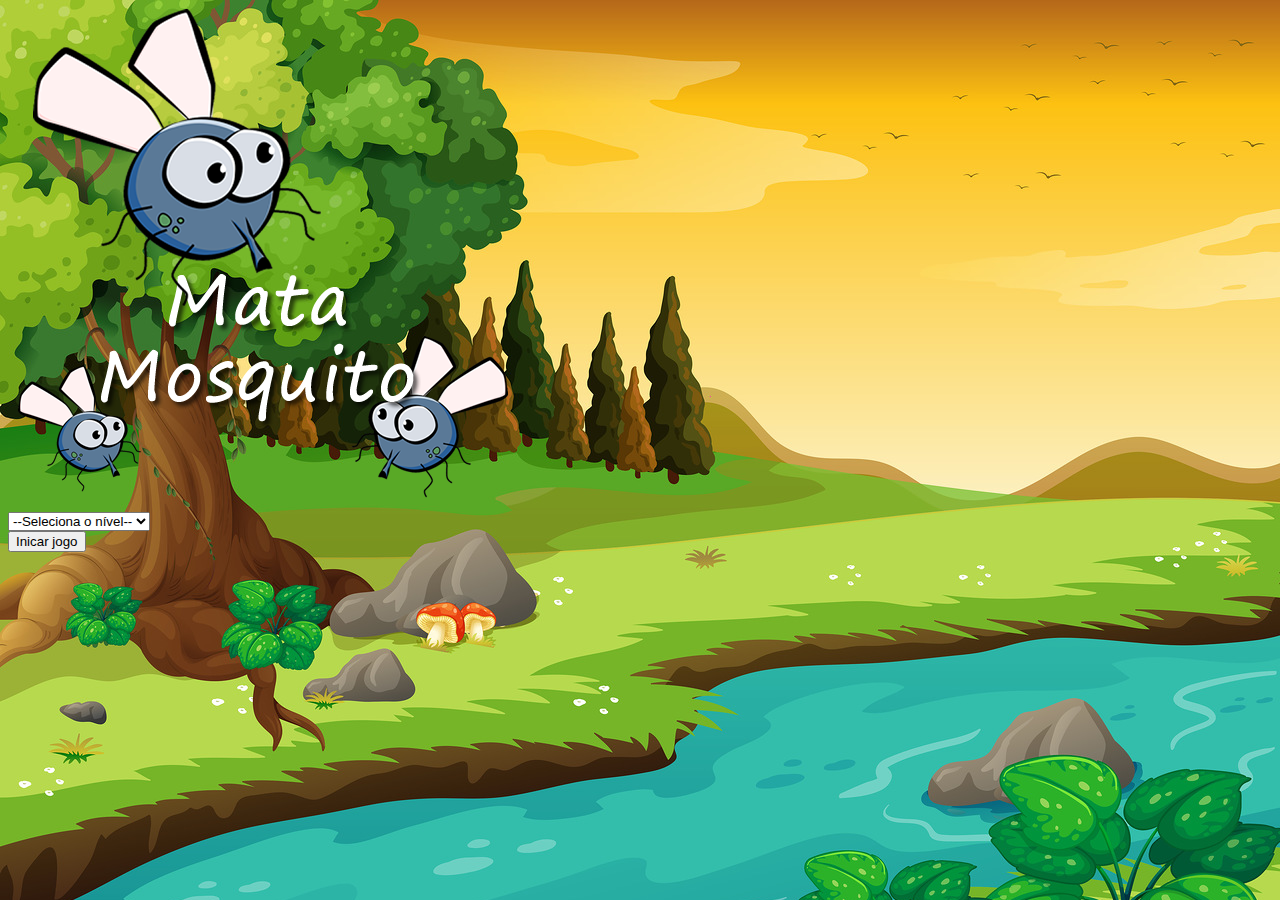
<file: index.html>
<!DOCTYPE html>
<html>
<head>
	<meta charset="utf-8">
	<meta name="viewport" content="width=device-width, initial-scale=1">
	<link rel="stylesheet" type="text/css" href="css/style.css">
	<link rel="stylesheet" href="https://cdn.jsdelivr.net/npm/bootstrap@4.6.1/dist/css/bootstrap.min.css" integrity="sha384-zCbKRCUGaJDkqS1kPbPd7TveP5iyJE0EjAuZQTgFLD2ylzuqKfdKlfG/eSrtxUkn" crossorigin="anonymous">
	<title>Game Mata Mosquito</title>

	<script>
		
		function iniciarJogo() {

			var nivel = document.getElementById('nivel').value

			if (nivel === '') {
				alert('Selecione um nível para iniciar o jogo')
				return false
			}

			window.location.href = 'app.html?' + nivel

		}

	</script>

</head>
<body>

	<div class="container">
		<div class="row">
			<div class="col">
				<div class="d-flex justify-content-center">
					<div class="d-flex justify-content-center">
						<img src="img/game.png">
					</div>
				</div>
			</div>
		</div>
	</div>

		<div class="container">
		<div class="row">
			<div class="col">
				<div class="d-flex justify-content-center">
					<div class="mb-3">
						<select class="form-control" id="nivel">
							<option value="">--Seleciona o nível--</option>
							<option value="normal">Normal</option>
							<option value="dificil">Difícil</option>
							<option value="chucknorris">Chuck Norris</option>
						</select>
					</div>
				</div>
			</div>
		</div>
	</div>

	<div class="container">
		<div class="row">
			<div class="col">
				<div class="d-flex justify-content-center">
					<button onclick="iniciarJogo()" type="button" class="btn btn-danger btn-lg">Inicar jogo</button>
				</div>
			</div>
		</div>
	</div>

</body>
</html>
</file>
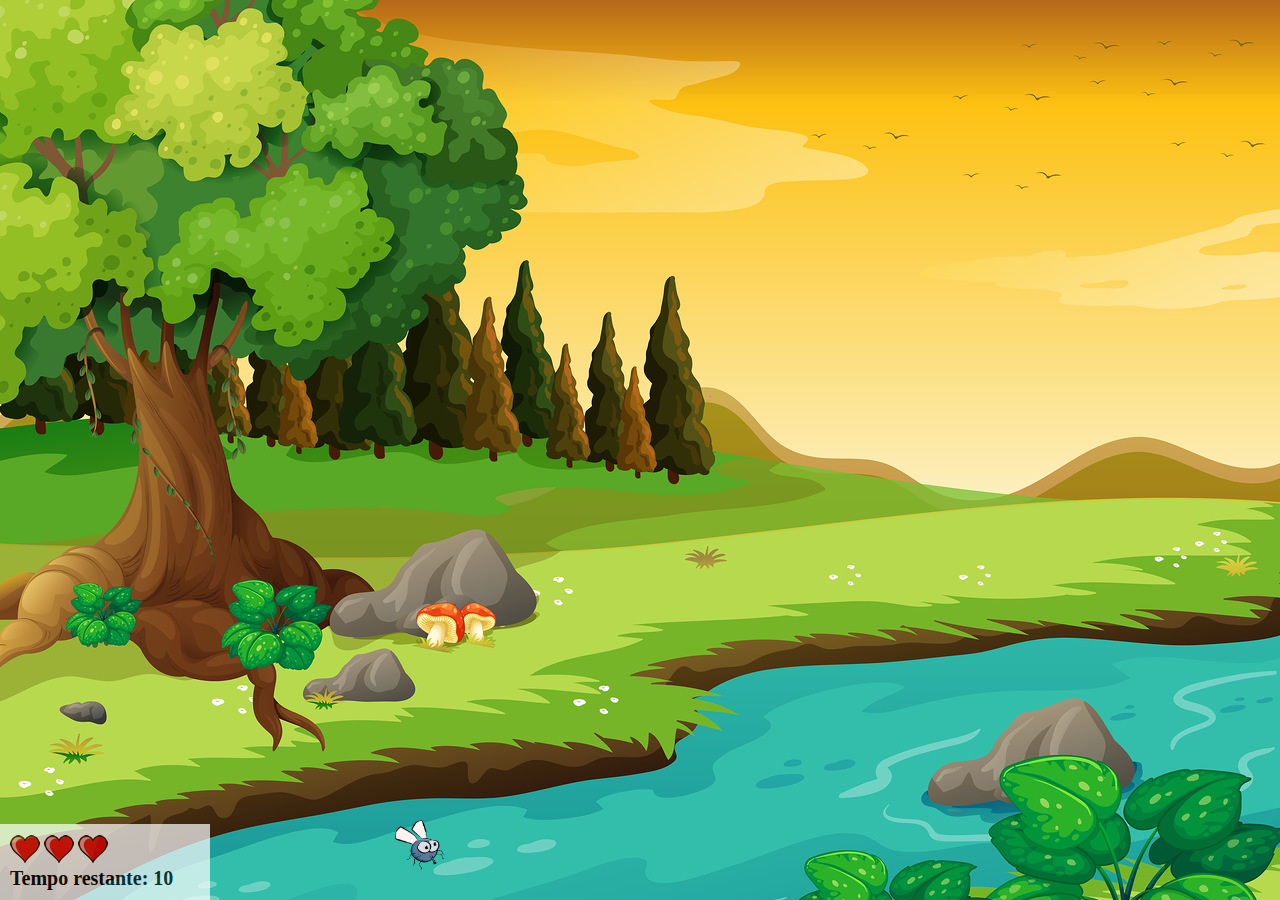
<file: app.html>
<!DOCTYPE html>
<html>
<head>
	<meta charset="utf-8">
	<meta name="viewport" content="width=device-width, initial-scale=1">
	<title>Game Mata Mosquito</title>
	<link rel="stylesheet" type="text/css" href="css/style.css">
	<script src="js/game.js"></script>
</head>
<body onresize="ajustaTamanhoPalcoJogo()">

	<div class="painel">
		<div class="vidas">
			<img id="v1" src="img/coracao_cheio.png">
			<img id="v2" src="img/coracao_cheio.png">
			<img id="v3" src="img/coracao_cheio.png">
		</div>
		<div class="cronometro">Tempo restante: <span id="cronometro"></span></div>
	</div>

	<script>
		document.getElementById('cronometro').innerHTML = tempo

		posicaoRandomica()

		var criaMosquito = setInterval(function() {
			posicaoRandomica()
		}, criaMosquitoTempo)
	</script>

</body>
</html>
</file>
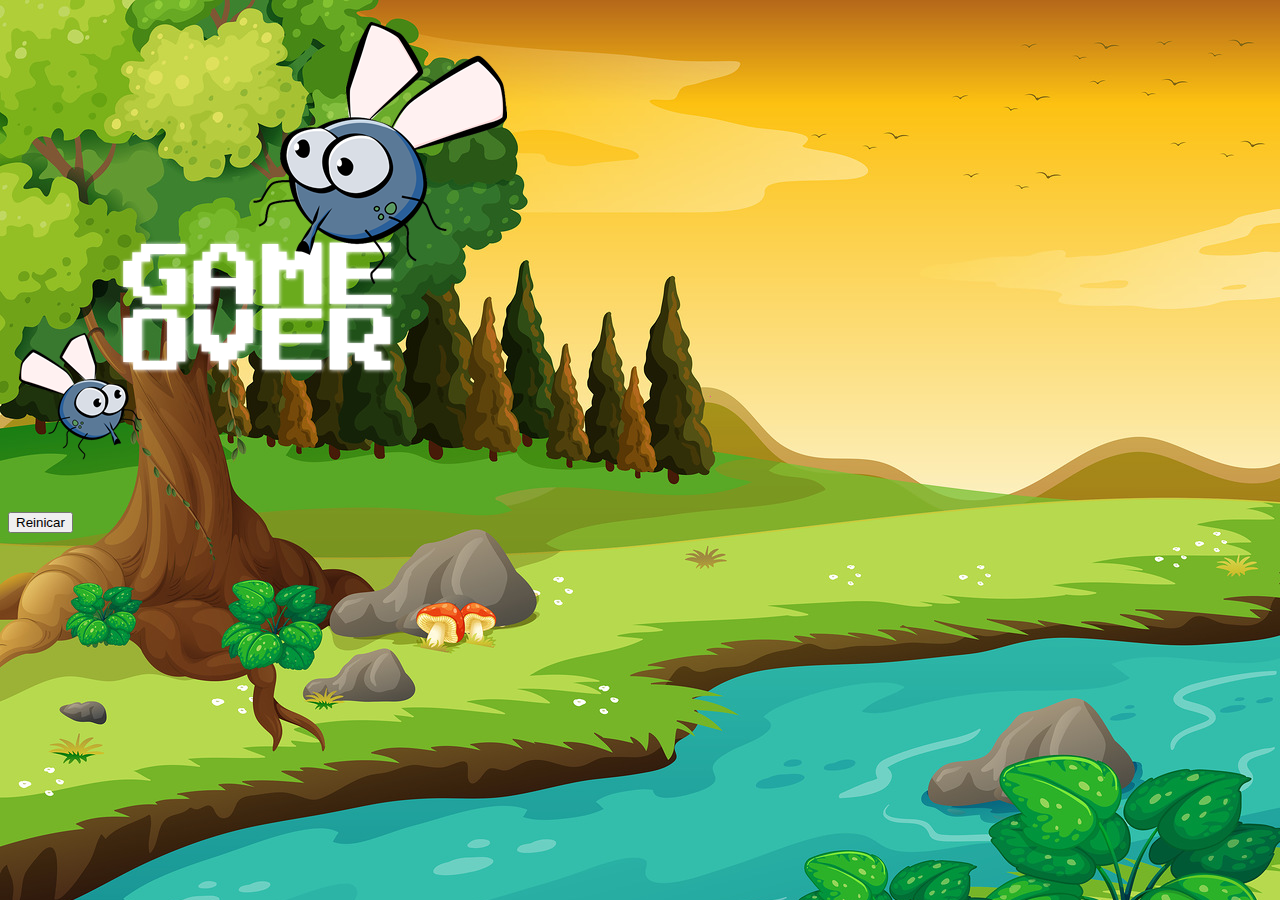
<file: fim-de-jogo.html>
<!DOCTYPE html>
<html>
<head>
	<meta charset="utf-8">
	<meta name="viewport" content="width=device-width, initial-scale=1">
	<link rel="stylesheet" type="text/css" href="css/style.css">
	<link rel="stylesheet" href="https://cdn.jsdelivr.net/npm/bootstrap@4.6.1/dist/css/bootstrap.min.css" integrity="sha384-zCbKRCUGaJDkqS1kPbPd7TveP5iyJE0EjAuZQTgFLD2ylzuqKfdKlfG/eSrtxUkn" crossorigin="anonymous">
	<title>Game Over</title>
</head>
<body>

	<div class="container">
		<div class="row">
			<div class="col">
				<div class="d-flex justify-content-center">
					<img src="img/game_over.png">
				</div>
			</div>
		</div>
	</div>

	<div class="container">
		<div class="row">
			<div class="col">
				<div class="d-flex justify-content-center">
					<button onclick="window.location.href = 'index.html'" type="button" class="btn btn-dark btn-lg">Reinicar</button>
				</div>
			</div>
		</div>
	</div>

</body>
</html>
</file>
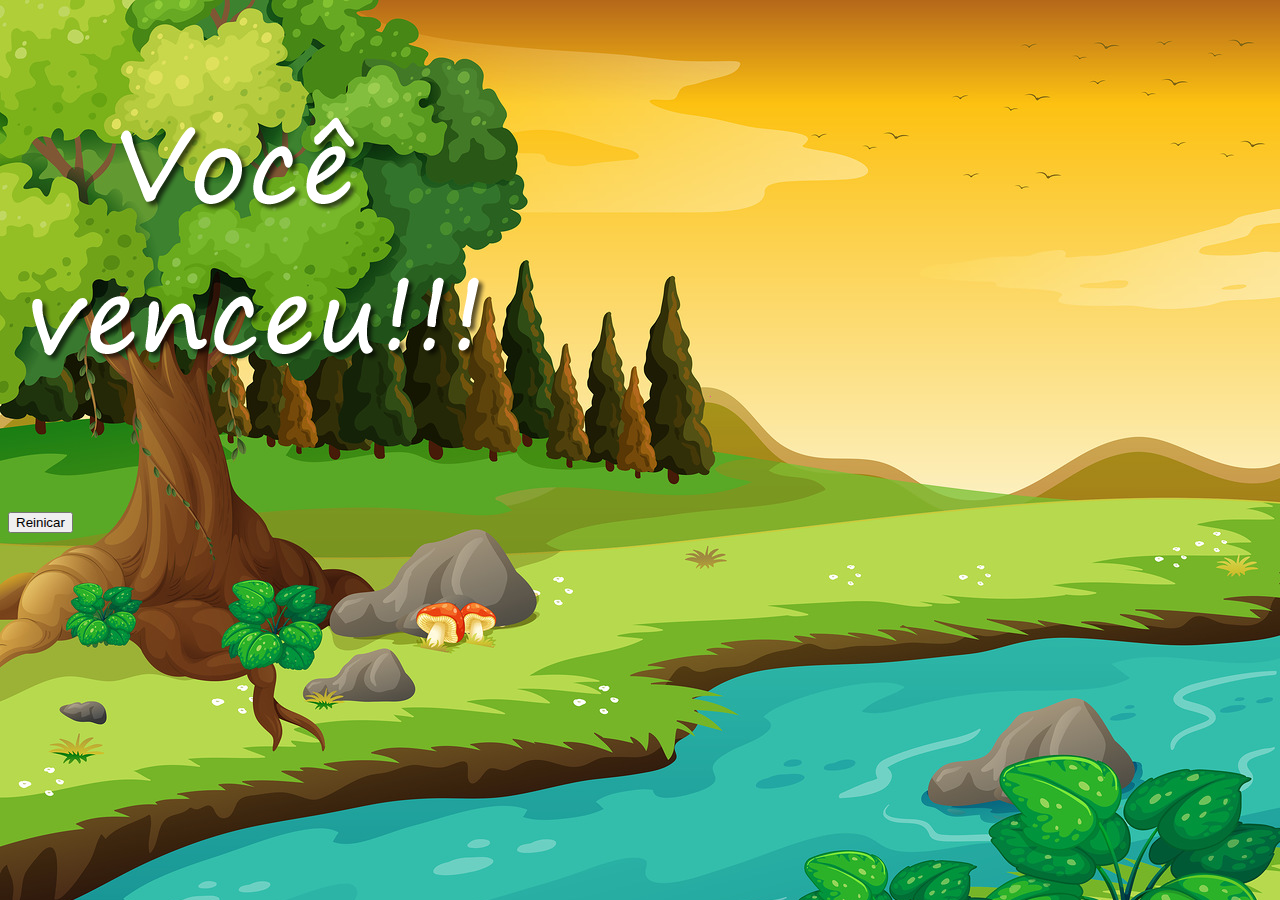
<file: vitoria.html>
<!DOCTYPE html>
<html>
<head>
	<meta charset="utf-8">
	<meta name="viewport" content="width=device-width, initial-scale=1">
	<link rel="stylesheet" type="text/css" href="css/style.css">
	<link rel="stylesheet" href="https://cdn.jsdelivr.net/npm/bootstrap@4.6.1/dist/css/bootstrap.min.css" integrity="sha384-zCbKRCUGaJDkqS1kPbPd7TveP5iyJE0EjAuZQTgFLD2ylzuqKfdKlfG/eSrtxUkn" crossorigin="anonymous">
	<title>Vitória</title>
</head>
<body>

	<div class="container">
		<div class="row">
			<div class="col">
				<div class="d-flex justify-content-center">
					<div class="d-flex justify-content-center">
						<img src="img/vitoria.png">
					</div>
				</div>
			</div>
		</div>
	</div>

	<div class="container">
		<div class="row">
			<div class="col">
				<div class="d-flex justify-content-center">
					<button onclick="window.location.href = 'index.html'" type="button" class="btn btn-dark btn-lg">Reinicar</button>
				</div>
			</div>
		</div>
	</div>

</body>
</html>
</file>
<file: css/style.css>
html {
	cursor: url(../img/mata_mosquito.png) 30 30, auto;
}

body {
	background-image: url(../img/bg.jpg);
	background-repeat: no-repeat;
}

/* Painel */

.painel {
	position: absolute;
	width: 190px;
	padding:  10px;
	left: 0px;
	bottom: 0px;
	border-top: solid 1px #FFF;
	background-color: #FFF;
	opacity: 0.7;
}

.vidas {
	float: left;
}

.cronometro {
	float: left;
	font-size: 20px;
	font-weight: bold;
}

/* Mosquito */

.mosquito1 {
	height: 50px;
	width: 50px;
}

.mosquito2 {
	height: 70px;
	width: 70px;
}

.mosquito3 {
	height: 90px;
	width: 90px;
}

.ladoA {
	transform: scalex(1);
}

.ladoB {
	transform: scalex(-1);
}
</file>
